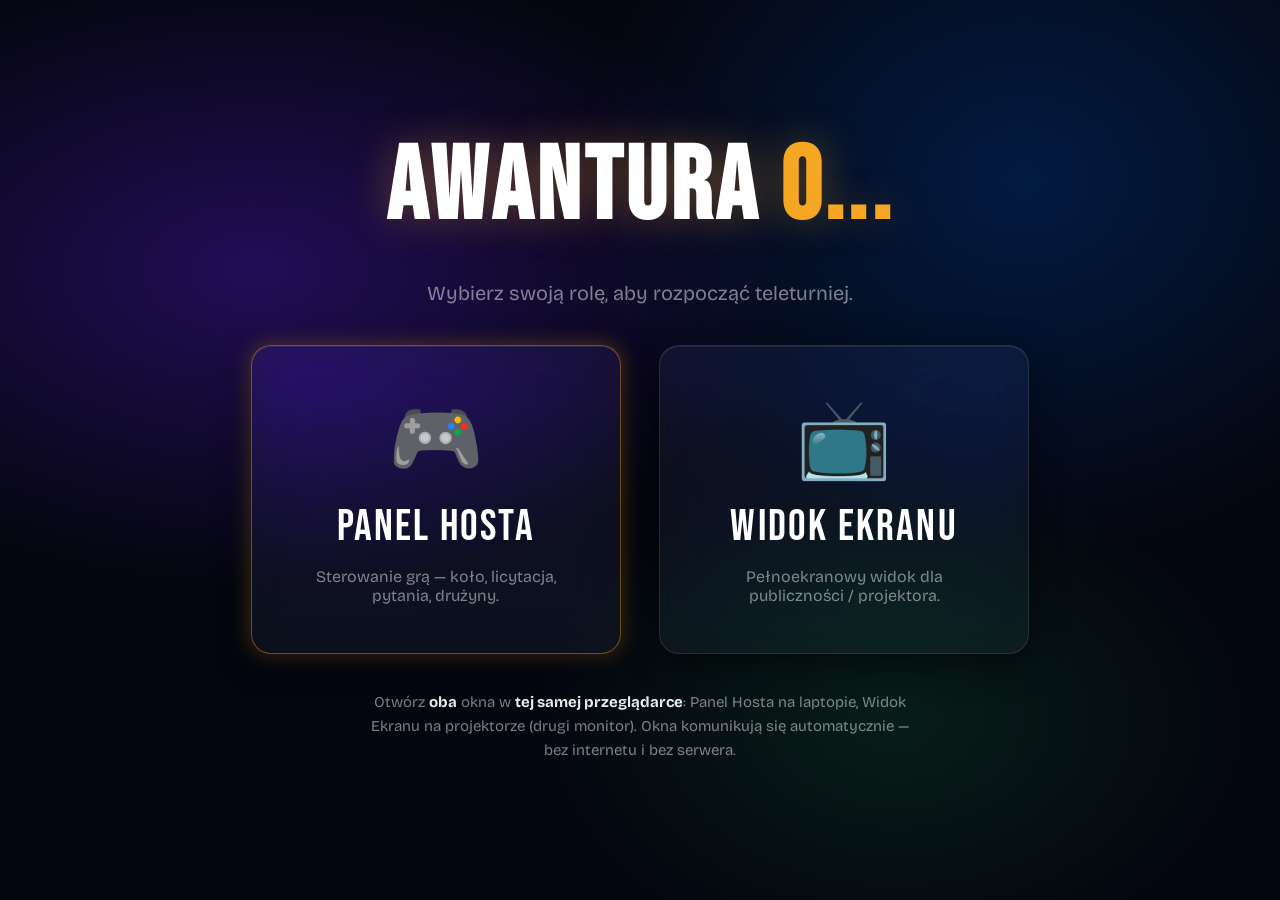
<file: index.html>
<!doctype html>
<html lang="pl">
<head>
<meta charset="utf-8">
<meta name="viewport" content="width=device-width, initial-scale=1">
<title>Awantura o... — Start</title>
<link rel="stylesheet" href="./css/design-system.css">
<style>
  body { display: flex; align-items: center; justify-content: center; text-align: center; }
  .start { display: flex; flex-direction: column; align-items: center; gap: clamp(24px, 4vh, 48px); padding: 5vh 4vw; max-width: 1100px; }
  .start .title { color: var(--text-hero); text-shadow: 0 0 40px var(--gold-glow); }
  .start .title .o { color: var(--gold); }
  .start .sub { color: var(--text-muted); max-width: 540px; }
  .roles { display: flex; gap: clamp(18px, 3vw, 40px); flex-wrap: wrap; justify-content: center; }
  .role {
    display: flex; flex-direction: column; align-items: center; gap: 14px;
    padding: clamp(28px, 4vw, 48px) clamp(32px, 5vw, 64px); cursor: pointer;
    transition: transform 0.25s, box-shadow 0.25s, background 0.25s; text-decoration: none;
    min-width: 280px;
  }
  .role:hover { transform: translateY(-6px); background: var(--glass-bg-hover); }
  .role .icon { font-size: clamp(48px, 6vw, 80px); }
  .role .name { font-family: var(--font-display); font-size: clamp(28px, 3.5vw, 44px); letter-spacing: 0.05em; color: var(--text-hero); }
  .role .desc { color: var(--text-muted); font-size: clamp(13px, 1.4vw, 16px); max-width: 240px; }
  .hint { color: var(--text-muted); font-size: clamp(12px, 1.3vw, 15px); max-width: 560px; line-height: 1.6; }
  .hint strong { color: var(--text-primary); }
</style>
</head>
<body>
  <div class="start">
    <h1 class="title t-hero">AWANTURA <span class="o">O...</span></h1>
    <p class="sub t-body">Wybierz swoją rolę, aby rozpocząć teleturniej.</p>

    <div class="roles">
      <a class="role glass glass-gold" id="btn-host" href="./host.html">
        <span class="icon">🎮</span>
        <span class="name">Panel Hosta</span>
        <span class="desc">Sterowanie grą — koło, licytacja, pytania, drużyny.</span>
      </a>
      <a class="role glass" id="btn-display" href="./display.html">
        <span class="icon">📺</span>
        <span class="name">Widok Ekranu</span>
        <span class="desc">Pełnoekranowy widok dla publiczności / projektora.</span>
      </a>
    </div>

    <p class="hint">
      Otwórz <strong>oba</strong> okna w <strong>tej samej przeglądarce</strong>:
      Panel Hosta na laptopie, Widok Ekranu na projektorze (drugi monitor).
      Okna komunikują się automatycznie — bez internetu i bez serwera.
    </p>
  </div>

  <script>
    // Otwórz w nowych oknach (wygodne dla układu dwuekranowego).
    document.getElementById('btn-host').addEventListener('click', (e) => {
      e.preventDefault();
      window.open('./host.html', 'awantura-host', 'width=1400,height=900');
    });
    document.getElementById('btn-display').addEventListener('click', (e) => {
      e.preventDefault();
      window.open('./display.html', 'awantura-display');
    });
  </script>
</body>
</html>
</file>
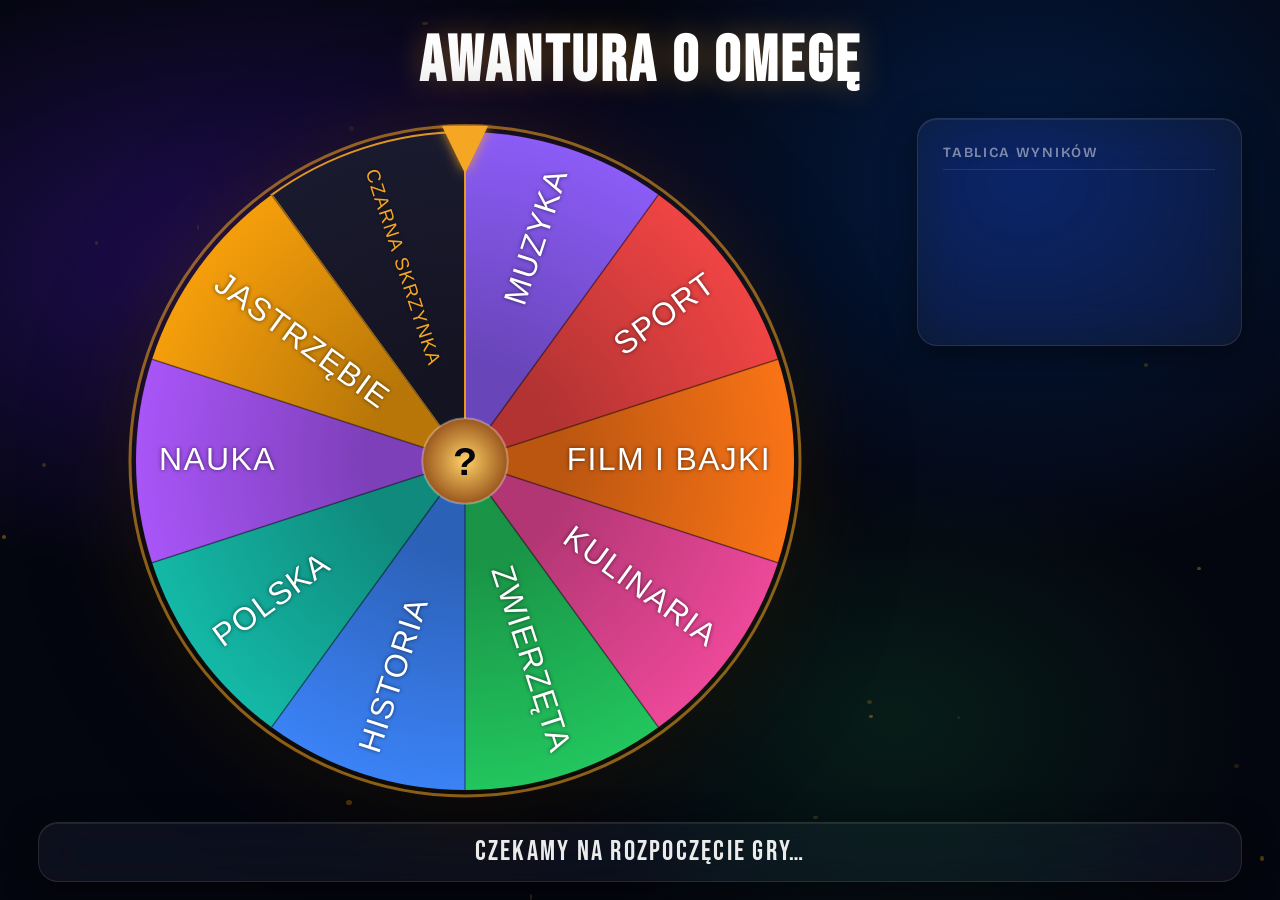
<file: display.html>
<!doctype html>
<html lang="pl">
<head>
<meta charset="utf-8">
<meta name="viewport" content="width=device-width, initial-scale=1">
<title>Awantura o... — Ekran</title>
<link rel="stylesheet" href="./css/design-system.css">
<link rel="stylesheet" href="./css/display.css">
</head>
<body>
  <div class="bg-particles" id="particles"></div>

  <main class="stage" id="stage">
    <h1 class="title t-display" id="gameTitle">Awantura o Omegę</h1>

    <div class="main-grid">
      <section class="wheel-col">
        <div class="wheel-stage">
          <canvas id="wheel"></canvas>
        </div>
      </section>

      <section class="board-col glass">
        <div class="t-label board-head">Tablica wyników</div>
        <div class="teams" id="teams"></div>
        <div class="pool glass-gold" id="pool">
          <span class="t-label">Pula pytania</span>
          <span class="t-score pool-val" id="poolVal">0</span>
        </div>
      </section>
    </div>

    <div class="status-bar glass" id="statusBar">Czekamy na rozpoczęcie gry…</div>
  </main>

  <!-- OVERLAY: PYTANIE / ODPOWIEDŹ -->
  <div class="q-overlay" id="qOverlay">
    <div class="q-inner">
      <div class="t-category q-cat" id="qCat">Kategoria</div>
      <div class="t-question q-text" id="qText">Pytanie…</div>

      <div class="timer-wrap" id="timerWrap">
        <svg class="timer-ring" viewBox="0 0 200 200" width="220" height="220">
          <circle class="timer-track" cx="100" cy="100" r="90"></circle>
          <circle class="timer-prog" id="timerProg" cx="100" cy="100" r="90"></circle>
        </svg>
        <div class="t-timer timer-num" id="timerNum">60</div>
      </div>

      <div class="answer-box" id="answerBox">
        <div class="t-label">Odpowiedź</div>
        <div class="t-answer" id="answerTxt"></div>
      </div>
    </div>
  </div>

  <!-- OVERLAY: CZARNA SKRZYNKA -->
  <div class="blackbox" id="blackbox">
    <div class="bb-particles" id="bbParticles"></div>
    <div class="bb-frame glass-gold">
      <div class="bb-spark">✦</div>
      <div class="t-display bb-title" id="bbTitle"></div>
      <div class="bb-q">?</div>
      <div class="t-body bb-sub">CO KRYJE SIĘ W ŚRODKU?</div>
    </div>
  </div>

  <script type="module" src="./js/display.js"></script>
</body>
</html>
</file>
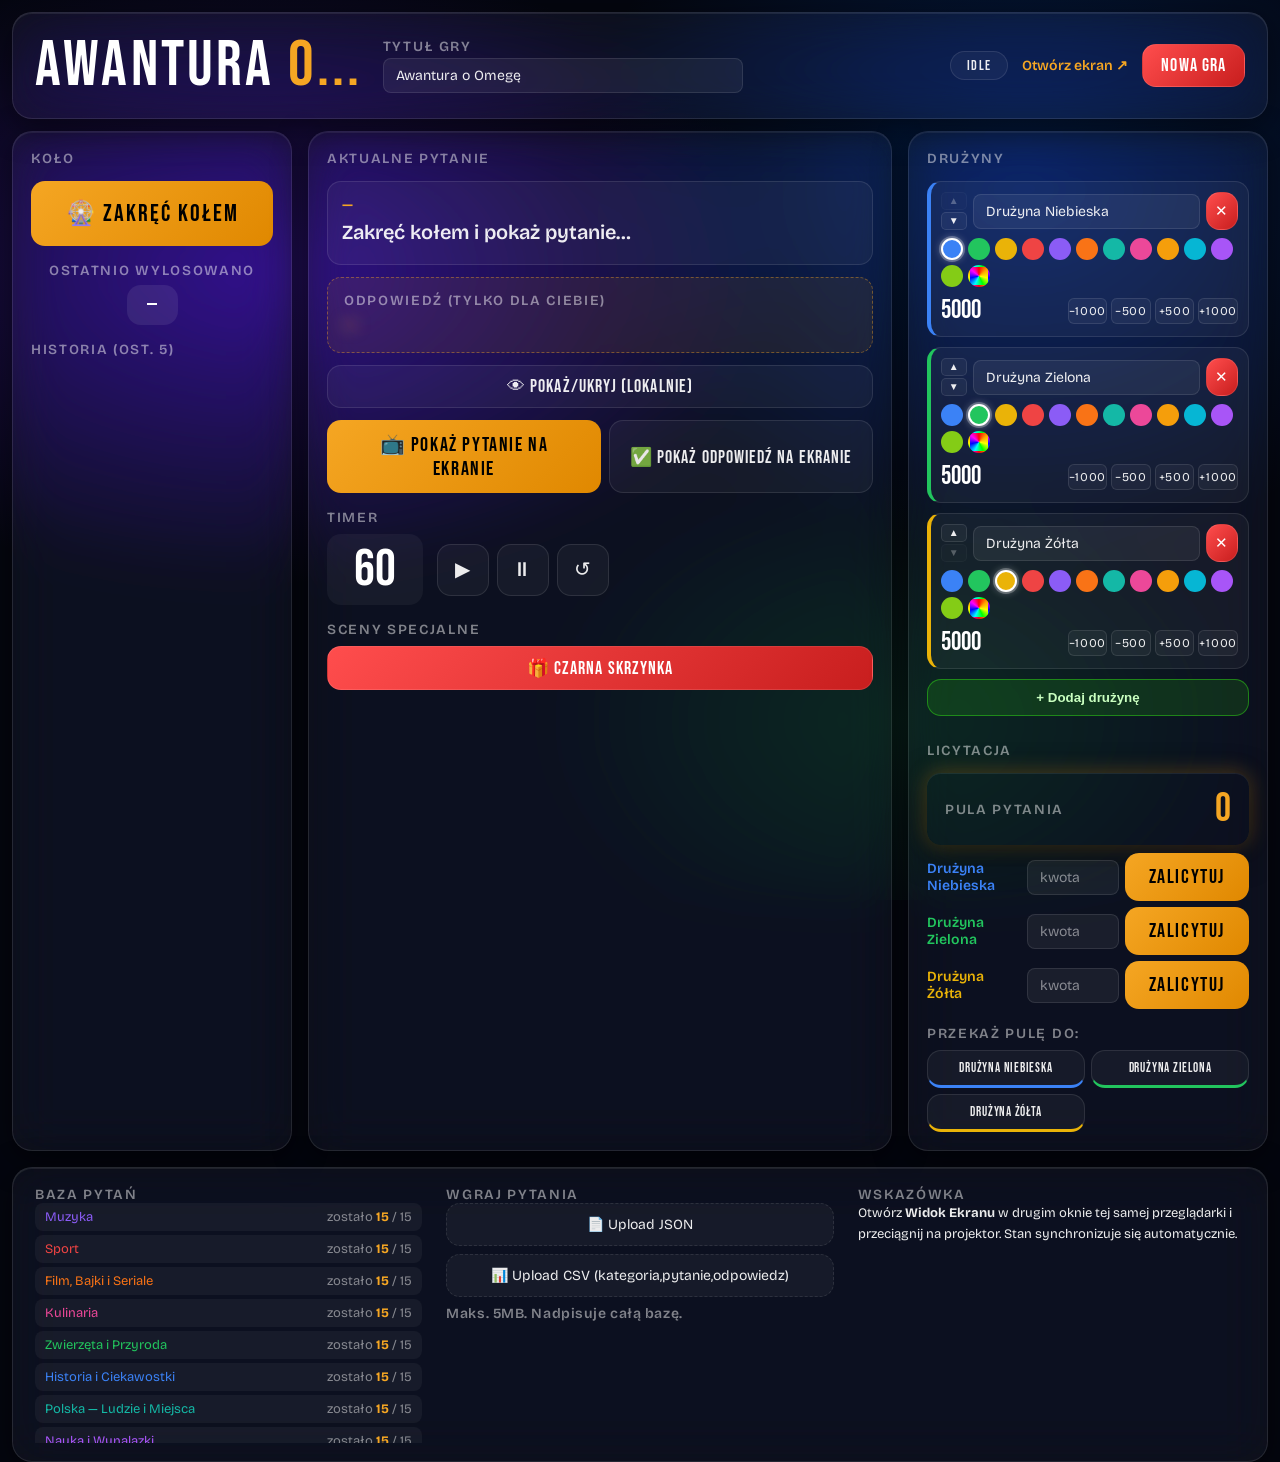
<file: host.html>
<!doctype html>
<html lang="pl">
<head>
<meta charset="utf-8">
<meta name="viewport" content="width=device-width, initial-scale=1">
<title>Awantura o... — Panel Hosta</title>
<link rel="stylesheet" href="./css/design-system.css">
<link rel="stylesheet" href="./css/host.css">
</head>
<body>
  <header class="topbar glass">
    <div class="brand t-display">Awantura <span class="o">o...</span></div>
    <div class="title-edit">
      <label class="t-label">Tytuł gry</label>
      <input class="host-input" id="titleInput" type="text" maxlength="80" value="Awantura o Omegę">
    </div>
    <div class="topbar-right">
      <span class="phase-chip" id="phaseChip">idle</span>
      <a class="link" href="./display.html" target="_blank" rel="noopener">Otwórz ekran ↗</a>
      <button class="btn-ghost btn-danger" id="btnNewGame">Nowa gra</button>
    </div>
  </header>

  <main class="host-grid">
    <!-- KOŁO -->
    <section class="panel glass">
      <h2 class="t-label">Koło</h2>
      <button class="btn-primary spin-btn" id="btnSpin">🎡 Zakręć kołem</button>
      <div class="spun-result">
        <span class="t-label">Ostatnio wylosowano</span>
        <div class="spun-chip" id="spunChip">—</div>
      </div>
      <h3 class="t-label">Historia (ost. 5)</h3>
      <ul class="history" id="history"></ul>
    </section>

    <!-- PYTANIE -->
    <section class="panel glass">
      <h2 class="t-label">Aktualne pytanie</h2>
      <div class="q-box">
        <div class="t-label q-cat" id="qCatHost">—</div>
        <div class="q-text" id="qTextHost">Zakręć kołem i pokaż pytanie…</div>
      </div>
      <div class="answer-host blurred" id="answerHost">
        <span class="t-label">Odpowiedź (tylko dla Ciebie)</span>
        <div class="answer-val" id="answerHostVal">—</div>
      </div>
      <div class="btn-row">
        <button class="btn-ghost" id="btnToggleAnswer">👁 Pokaż/ukryj (lokalnie)</button>
      </div>
      <div class="btn-row">
        <button class="btn-primary" id="btnShowQuestion">📺 Pokaż pytanie na ekranie</button>
        <button class="btn-ghost" id="btnShowAnswer">✅ Pokaż odpowiedź na ekranie</button>
      </div>

      <h3 class="t-label">Timer</h3>
      <div class="timer-box">
        <div class="timer-display" id="timerDisplay">60</div>
        <div class="timer-controls">
          <button class="btn-ghost" id="btnTimerStart" title="Start">▶</button>
          <button class="btn-ghost" id="btnTimerPause" title="Pauza">⏸</button>
          <button class="btn-ghost" id="btnTimerReset" title="Reset">↺</button>
        </div>
      </div>

      <h3 class="t-label">Sceny specjalne</h3>
      <button class="btn-ghost btn-danger wide" id="btnBlackbox">🎁 Czarna Skrzynka</button>
    </section>

    <!-- DRUŻYNY + LICYTACJA -->
    <section class="panel glass">
      <h2 class="t-label">Drużyny</h2>
      <div id="teamConfig"></div>
      <button class="add-team-btn" id="addTeamBtn">+ Dodaj drużynę</button>
      <div class="add-team-form" id="addTeamForm">
        <div class="row">
          <input class="host-input" id="addTeamName" type="text" maxlength="40" placeholder="Nazwa nowej drużyny">
          <button class="btn-primary" id="addTeamConfirm">Dodaj</button>
        </div>
        <div class="swatches" id="addTeamSwatches"></div>
      </div>

      <h2 class="t-label" style="margin-top:18px">Licytacja</h2>
      <div class="pool-box glass-gold">
        <span class="t-label">Pula pytania</span>
        <span class="pool-val" id="poolVal">0</span>
      </div>
      <div id="bidRows"></div>
      <h3 class="t-label">Przekaż pulę do:</h3>
      <div class="award-grid" id="awardGrid"></div>
    </section>
  </main>

  <!-- ZARZĄDZANIE -->
  <section class="bottom glass">
    <div class="bottom-col">
      <h2 class="t-label">Baza pytań</h2>
      <ul class="cat-list" id="catList"></ul>
    </div>
    <div class="bottom-col">
      <h2 class="t-label">Wgraj pytania</h2>
      <label class="upload-label" for="uploadJson">📄 Upload JSON
        <input type="file" id="uploadJson" accept=".json" hidden></label>
      <label class="upload-label" for="uploadCsv">📊 Upload CSV (kategoria,pytanie,odpowiedz)
        <input type="file" id="uploadCsv" accept=".csv" hidden></label>
      <p class="t-label" style="margin-top:8px;letter-spacing:.04em;text-transform:none">Maks. 5MB. Nadpisuje całą bazę.</p>
    </div>
    <div class="bottom-col">
      <h2 class="t-label">Wskazówka</h2>
      <p class="t-body" style="font-size:13px">Otwórz <strong>Widok Ekranu</strong> w drugim oknie tej samej przeglądarki i przeciągnij na projektor. Stan synchronizuje się automatycznie.</p>
    </div>
  </section>

  <div class="toast-wrap" id="toasts"></div>

  <script type="module" src="./js/host.js"></script>
</body>
</html>
</file>
<file: css/design-system.css>
/* ============================================================
   AWANTURA O... — Static Edition | DESIGN SYSTEM
   Dark glassmorphism + ambient light (2026)
   ============================================================ */

@import url('https://fonts.googleapis.com/css2?family=Bebas+Neue&family=Bricolage+Grotesque:wght@400;600&display=swap');

:root {
  /* === VOID BACKGROUND === */
  --bg-void: #04060F;

  /* === AMBIENT ORBS (gradient blobs w tle) === */
  --orb-purple: radial-gradient(ellipse 60% 50% at 20% 30%, rgba(88,28,220,0.35) 0%, transparent 70%);
  --orb-blue:   radial-gradient(ellipse 50% 60% at 80% 20%, rgba(0,80,200,0.28) 0%, transparent 70%);
  --orb-green:  radial-gradient(ellipse 40% 40% at 70% 80%, rgba(20,120,60,0.20) 0%, transparent 70%);

  /* === GLASS SURFACES === */
  --glass-bg:        rgba(255,255,255,0.045);
  --glass-bg-hover:  rgba(255,255,255,0.075);
  --glass-border:    rgba(255,255,255,0.10);
  --glass-border-hi: rgba(255,255,255,0.22);
  --glass-blur:      blur(24px) saturate(180%);
  --glass-shadow:    0 8px 32px rgba(0,0,0,0.5), inset 0 1px 0 rgba(255,255,255,0.08);

  /* === GOLD ACCENT === */
  --gold:        #F5A623;
  --gold-light:  #FFD166;
  --gold-glow:   rgba(245,166,35,0.35);
  --gold-border: rgba(245,166,35,0.4);

  /* === NEON ACCENTS === */
  --neon-blue:  #00D4FF;
  --neon-pink:  #FF3CAC;
  --neon-green: #39FF14;
  --danger:     #FF4D4D;

  /* === TEXT === */
  --text-hero:    #FFFFFF;
  --text-primary: rgba(255,255,255,0.92);
  --text-muted:   rgba(255,255,255,0.48);
  --text-gold:    var(--gold);

  /* === TYPOGRAPHY === */
  --font-display: 'Bebas Neue', sans-serif;
  --font-ui:      'Bricolage Grotesque', sans-serif;

  /* === SEGMENT COLORS (koło) === */
  --seg-muzyka:     #8B5CF6;
  --seg-sport:      #EF4444;
  --seg-film:       #F97316;
  --seg-kulinaria:  #EC4899;
  --seg-zwierzeta:  #22C55E;
  --seg-historia:   #3B82F6;
  --seg-polska:     #14B8A6;
  --seg-nauka:      #A855F7;
  --seg-jastrzebie: #F59E0B;
  --seg-czarna:     #1A1A2E;

  /* === SPACING === */
  --r-sm: 8px;
  --r-md: 14px;
  --r-lg: 20px;
  --r-xl: 28px;
}

/* === RESET === */
*, *::before, *::after { margin: 0; padding: 0; box-sizing: border-box; }
html, body { width: 100%; height: 100%; }

body {
  background-color: var(--bg-void);
  background-image: var(--orb-purple), var(--orb-blue), var(--orb-green);
  background-attachment: fixed;
  min-height: 100vh;
  color: var(--text-primary);
  font-family: var(--font-ui);
  overflow: hidden;
}

/* === GLASS UTILS === */
.glass {
  background: var(--glass-bg);
  backdrop-filter: var(--glass-blur);
  -webkit-backdrop-filter: var(--glass-blur);
  border: 1px solid var(--glass-border);
  border-radius: var(--r-lg);
  box-shadow: var(--glass-shadow);
}
.glass-gold {
  border-color: var(--gold-border);
  box-shadow: var(--glass-shadow), 0 0 20px var(--gold-glow);
}

/* === TYPOGRAPHY SCALE === */
.t-hero     { font-family: var(--font-display); font-size: clamp(48px, 8vw, 120px); letter-spacing: 0.04em; color: var(--text-hero); line-height: 1; }
.t-display  { font-family: var(--font-display); font-size: clamp(32px, 5vw, 72px);  letter-spacing: 0.05em; }
.t-category { font-family: var(--font-display); font-size: clamp(22px, 3vw, 48px);  letter-spacing: 0.06em; color: var(--gold); }
.t-score    { font-family: var(--font-display); font-size: clamp(36px, 5.5vw, 88px); letter-spacing: 0.02em; }
.t-timer    { font-family: var(--font-display); font-size: clamp(80px, 12vw, 160px); line-height: 1; }

.t-body     { font-family: var(--font-ui); font-size: clamp(14px, 1.6vw, 20px); color: var(--text-primary); line-height: 1.6; }
.t-question { font-family: var(--font-ui); font-size: clamp(24px, 3.5vw, 52px); font-weight: 600; color: var(--text-hero); line-height: 1.25; }
.t-answer   { font-family: var(--font-display); font-size: clamp(28px, 4vw, 60px); color: var(--gold); letter-spacing: 0.04em; }
.t-label    { font-family: var(--font-ui); font-size: clamp(11px, 1.2vw, 14px); font-weight: 600; letter-spacing: 0.12em; text-transform: uppercase; color: var(--text-muted); }

/* === BUTTONS === */
.btn-primary {
  background: linear-gradient(135deg, var(--gold), #E08800);
  color: #000;
  font-family: var(--font-display);
  font-size: clamp(14px, 1.8vw, 20px);
  letter-spacing: 0.08em;
  border: none;
  border-radius: var(--r-md);
  padding: 12px 24px;
  cursor: pointer;
  transition: transform 0.15s, box-shadow 0.15s, opacity 0.15s;
}
.btn-primary:hover { transform: translateY(-2px); box-shadow: 0 8px 24px var(--gold-glow); }
.btn-primary:active { transform: translateY(0); }
.btn-primary:disabled { opacity: 0.35; cursor: not-allowed; transform: none; box-shadow: none; }

.btn-ghost {
  background: var(--glass-bg);
  border: 1px solid var(--glass-border);
  color: var(--text-primary);
  font-family: var(--font-display);
  font-size: clamp(13px, 1.5vw, 18px);
  letter-spacing: 0.06em;
  border-radius: var(--r-md);
  padding: 10px 18px;
  cursor: pointer;
  transition: transform 0.15s, background 0.15s, border-color 0.15s;
}
.btn-ghost:hover { background: var(--glass-bg-hover); border-color: var(--glass-border-hi); }
.btn-ghost:active { transform: translateY(1px); }
.btn-ghost:disabled { opacity: 0.3; cursor: not-allowed; }

.btn-danger { background: linear-gradient(135deg, #FF4D4D, #C81E1E); color: #fff; }

/* === INPUTS === */
.host-input {
  background: rgba(255,255,255,0.06);
  border: 1px solid var(--glass-border);
  border-radius: var(--r-sm);
  color: var(--text-primary);
  font-family: var(--font-ui);
  font-size: 14px;
  padding: 8px 12px;
  transition: border-color 0.2s;
}
.host-input:focus { border-color: var(--gold-border); outline: none; }
.host-input::placeholder { color: var(--text-muted); }

/* === SCROLLBARS === */
::-webkit-scrollbar { width: 8px; height: 8px; }
::-webkit-scrollbar-track { background: transparent; }
::-webkit-scrollbar-thumb { background: rgba(255,255,255,0.12); border-radius: 4px; }
::-webkit-scrollbar-thumb:hover { background: rgba(255,255,255,0.22); }

/* === TOASTS (host) === */
.toast-wrap { position: fixed; bottom: 24px; left: 50%; transform: translateX(-50%); z-index: 1000; display: flex; flex-direction: column; gap: 10px; align-items: center; pointer-events: none; }
.toast {
  pointer-events: auto;
  padding: 12px 24px; border-radius: var(--r-md); font-family: var(--font-ui); font-weight: 600; font-size: 14px;
  background: var(--glass-bg); backdrop-filter: var(--glass-blur); -webkit-backdrop-filter: var(--glass-blur);
  border: 1px solid var(--glass-border); box-shadow: var(--glass-shadow);
  opacity: 0; transform: translateY(12px); transition: opacity 0.3s, transform 0.3s;
}
.toast.visible { opacity: 1; transform: translateY(0); }
.toast-success { border-color: rgba(57,255,20,0.4); }
.toast-error { border-color: rgba(255,77,77,0.5); color: #ffd5d5; }
</file>
<file: css/display.css>
/* ============================================================
   DISPLAY — widok projektora (Static Edition)
   ============================================================ */

body { cursor: none; }

/* === AMBIENT PARTICLES === */
.bg-particles { position: fixed; inset: 0; pointer-events: none; z-index: 0; }
.particle {
  position: fixed; border-radius: 50%; background: var(--gold);
  pointer-events: none; animation: particle-float linear infinite;
}
@keyframes particle-float {
  0%   { transform: translateY(0) scale(1); }
  50%  { transform: translateY(-40px) scale(1.5); }
  100% { transform: translateY(-80px) scale(0.5); opacity: 0; }
}

/* === STAGE === */
.stage {
  position: relative; z-index: 1;
  width: 100vw; height: 100vh;
  display: flex; flex-direction: column;
  padding: 2.5vh 3vw 2vh;
  gap: 2vh;
  transition: opacity 0.25s, transform 0.25s;
}
.stage.phase-out { opacity: 0; transform: scale(0.97); }

.title {
  text-align: center; color: var(--text-hero);
  text-shadow: 0 0 30px var(--gold-glow); flex-shrink: 0;
}

.main-grid {
  flex: 1; min-height: 0;
  display: grid; grid-template-columns: minmax(0, 1fr) clamp(300px, 27%, 430px);
  gap: 2vw; align-items: stretch;
}

/* === KOŁO === */
.wheel-col { display: flex; align-items: center; justify-content: center; height: 100%; min-height: 0; }
.wheel-stage { position: relative; display: flex; align-items: center; justify-content: center; }
#wheel { display: block; filter: drop-shadow(0 14px 50px rgba(0,0,0,0.65)) drop-shadow(0 0 24px rgba(245,166,35,0.12)); }

/* === TABLICA WYNIKÓW === */
.board-col {
  display: flex; flex-direction: column; gap: 1.4vh;
  padding: clamp(16px, 2vw, 28px); height: fit-content; max-height: 88vh;
}
.board-head { border-bottom: 1px solid var(--glass-border); padding-bottom: 8px; }
.teams { display: grid; grid-template-columns: 1fr; gap: 10px; overflow-y: auto; }

.team-card {
  position: relative; display: flex; align-items: center; gap: 16px;
  padding: clamp(10px, 1.4vw, 18px) clamp(14px, 1.6vw, 22px);
  border-radius: var(--r-md); overflow: hidden;
  background: var(--glass-bg); border: 1px solid var(--glass-border);
  border-left-width: 4px; transition: box-shadow 0.4s;
}
.team-card .info { flex: 1; min-width: 0; }
.team-card .team-name {
  font-family: var(--font-display); letter-spacing: 0.04em;
  white-space: nowrap; overflow: hidden; text-overflow: ellipsis; line-height: 1.1;
}
.team-card .team-balance { font-family: var(--font-display); line-height: 1; }
.team-card .balance-track { margin-top: 7px; height: 6px; border-radius: 4px; background: rgba(255,255,255,0.08); overflow: hidden; }
.team-card .balance-bar { height: 100%; border-radius: 4px; transition: width 0.8s cubic-bezier(0.22,1,0.36,1); }
.team-card.leader { box-shadow: 0 0 0 1px var(--gold-border), 0 0 26px var(--gold-glow); }
.team-card.leader::after {
  content: '★'; position: absolute; top: 6px; right: 12px; color: var(--gold);
  font-size: 18px; filter: drop-shadow(0 0 6px var(--gold-glow));
}

/* === PULA === */
.pool {
  display: flex; align-items: center; justify-content: space-between;
  padding: clamp(12px, 1.6vw, 20px) clamp(16px, 1.8vw, 24px); border-radius: var(--r-md);
  opacity: 0; transform: translateY(10px); transition: opacity 0.4s, transform 0.4s;
}
.pool.show { opacity: 1; transform: translateY(0); }
.pool .pool-val { color: var(--gold); }

/* === STATUS BAR === */
.status-bar {
  flex-shrink: 0; text-align: center; padding: clamp(10px, 1.4vh, 18px);
  font-family: var(--font-display); letter-spacing: 0.08em; font-size: clamp(18px, 2.2vw, 30px);
  color: var(--text-primary);
}
.status-bar .cat-chip {
  display: inline-block; padding: 2px 16px; border-radius: 999px; margin-left: 10px;
  color: #fff; font-size: 0.9em; box-shadow: 0 0 18px rgba(0,0,0,0.4);
}

/* === OVERLAY PYTANIE === */
.q-overlay {
  position: fixed; inset: 0; z-index: 30; display: none;
  align-items: center; justify-content: center; padding: 5vh 5vw;
  background: radial-gradient(ellipse at 50% 40%, rgba(8,12,28,0.9), rgba(4,6,15,0.97));
  backdrop-filter: blur(6px); -webkit-backdrop-filter: blur(6px);
}
.q-overlay.show { display: flex; clip-path: inset(0 0 0 0); animation: curtainUp 0.6s cubic-bezier(0.16,1,0.3,1); }
@keyframes curtainUp { from { clip-path: inset(100% 0 0 0); } to { clip-path: inset(0 0 0 0); } }
.q-inner { display: flex; flex-direction: column; align-items: center; gap: clamp(20px, 3vh, 40px); text-align: center; max-width: 1500px; }
.q-cat { text-align: center; }
.q-text { max-width: 80vw; animation: qFade 0.7s ease; }
@keyframes qFade { from { opacity: 0; filter: blur(4px); } to { opacity: 1; filter: blur(0); } }

/* === TIMER === */
.timer-wrap { position: relative; display: flex; align-items: center; justify-content: center; }
.timer-wrap.hidden { display: none; }
.timer-ring { transform: rotate(-90deg); }
.timer-ring circle { fill: none; stroke-width: 12; }
.timer-track { stroke: rgba(255,255,255,0.08); }
.timer-prog { stroke: var(--neon-green); stroke-linecap: round; transition: stroke-dashoffset 1s linear, stroke 0.4s; }
.timer-num { position: absolute; color: var(--text-hero); }

/* === ODPOWIEDŹ === */
.answer-box { display: none; flex-direction: column; align-items: center; gap: 6px; }
.answer-box.show { display: flex; animation: answerUp 0.5s cubic-bezier(0.18,0.89,0.32,1.1); }
@keyframes answerUp { from { opacity: 0; transform: translateY(30px); } to { opacity: 1; transform: translateY(0); } }
.answer-box .t-answer { text-shadow: 0 0 24px var(--gold-glow); }

/* === CZARNA SKRZYNKA === */
.blackbox {
  position: fixed; inset: 0; z-index: 50; display: none;
  align-items: center; justify-content: center; overflow: hidden;
  background: radial-gradient(ellipse at 50% 50%, #15102b 0%, #02030a 80%);
}
.blackbox.show { display: flex; }
.bb-particles { position: absolute; inset: 0; pointer-events: none; }
.bb-particles .particle { position: absolute; }
.bb-frame {
  position: relative; z-index: 2; display: flex; flex-direction: column; align-items: center;
  gap: clamp(18px, 3vh, 34px); padding: clamp(40px, 6vh, 80px) clamp(48px, 8vw, 110px);
  border-radius: var(--r-xl); animation: bbFloat 3s ease-in-out infinite;
}
@keyframes bbFloat { 0%,100% { transform: translateY(0); } 50% { transform: translateY(-8px); } }
.bb-spark { font-size: clamp(28px, 4vw, 52px); color: var(--gold); filter: drop-shadow(0 0 14px var(--gold-glow)); }
.bb-title { color: var(--gold); letter-spacing: 0.12em; min-height: 1.1em; white-space: nowrap; text-shadow: 0 0 30px var(--gold-glow); }
.bb-q { font-family: var(--font-display); font-size: clamp(70px, 11vw, 150px); color: var(--gold-light); line-height: 1; animation: bbPulse 1.5s ease-in-out infinite; }
@keyframes bbPulse { 0%,100% { opacity: 0.55; text-shadow: 0 0 10px var(--gold-glow); transform: scale(1); } 50% { opacity: 1; text-shadow: 0 0 40px var(--gold-light); transform: scale(1.12); } }
.bb-sub { color: var(--text-muted); letter-spacing: 0.2em; text-transform: uppercase; }
</file>
<file: css/host.css>
/* ============================================================
   HOST — panel prowadzącego (Static Edition)
   ============================================================ */

body { overflow-y: auto; min-height: 100vh; }

/* === TOPBAR === */
.topbar {
  position: sticky; top: 0; z-index: 50;
  display: flex; align-items: center; gap: 20px; flex-wrap: wrap;
  margin: 12px; padding: 14px 22px; border-radius: var(--r-lg);
}
.brand { color: var(--text-hero); }
.brand .o { color: var(--gold); }
.title-edit { display: flex; flex-direction: column; gap: 3px; flex: 1; min-width: 240px; }
.title-edit .host-input { max-width: 360px; }
.topbar-right { display: flex; align-items: center; gap: 14px; }
.phase-chip { padding: 5px 16px; border-radius: 999px; background: var(--glass-bg); border: 1px solid var(--glass-border);
  font-family: var(--font-display); letter-spacing: 0.1em; text-transform: uppercase; font-size: 14px; }
.link { color: var(--gold); text-decoration: none; font-size: 14px; font-weight: 600; }
.link:hover { text-decoration: underline; }

/* === GRID === */
.host-grid {
  display: grid; grid-template-columns: 280px 1fr 360px; gap: 16px;
  padding: 0 12px 16px;
}
@media (max-width: 1100px) { .host-grid { grid-template-columns: 1fr 1fr; } }
@media (max-width: 740px)  { .host-grid { grid-template-columns: 1fr; } }

.panel { padding: 18px; }
.panel h2 { margin-bottom: 14px; }
.panel h3 { margin: 16px 0 8px; }

/* === KOŁO PANEL === */
.spin-btn { width: 100%; padding: 18px; font-size: clamp(18px, 2.4vw, 24px); }
.spun-result { text-align: center; margin-top: 16px; display: flex; flex-direction: column; gap: 6px; }
.spun-chip { display: inline-block; margin: 0 auto; padding: 8px 20px; border-radius: var(--r-md); color: #fff;
  font-family: var(--font-display); letter-spacing: 0.05em; font-size: 20px; background: rgba(255,255,255,0.08); }
.history { list-style: none; display: flex; flex-direction: column; gap: 5px; }
.history li { display: flex; align-items: center; gap: 8px; padding: 6px 10px; border-radius: var(--r-sm);
  background: var(--glass-bg); font-size: 13px; }
.history .swatch { width: 12px; height: 12px; border-radius: 3px; flex-shrink: 0; }

/* === PYTANIE PANEL === */
.q-box { background: var(--glass-bg); border: 1px solid var(--glass-border); border-radius: var(--r-md); padding: 14px; min-height: 84px; }
.q-box .q-cat { color: var(--gold); }
.q-box .q-text { font-family: var(--font-ui); font-weight: 600; font-size: 20px; margin-top: 6px; line-height: 1.3; }
.answer-host { margin-top: 12px; padding: 12px 16px; border-radius: var(--r-md); border: 1px dashed var(--gold-border); background: rgba(245,166,35,0.08); }
.answer-host .answer-val { font-family: var(--font-display); font-size: 24px; color: var(--gold); letter-spacing: 0.03em; margin-top: 2px; }
.answer-host.blurred .answer-val { filter: blur(8px); user-select: none; }
.btn-row { display: flex; gap: 8px; flex-wrap: wrap; margin-top: 12px; }
.btn-row .btn-primary, .btn-row .btn-ghost { flex: 1; min-width: 130px; text-align: center; }
.wide { width: 100%; }

/* === TIMER === */
.timer-box { display: flex; align-items: center; gap: 14px; }
.timer-display { font-family: var(--font-display); font-size: 52px; min-width: 96px; text-align: center;
  background: var(--glass-bg); border-radius: var(--r-md); padding: 4px 0; color: var(--text-hero); }
.timer-controls { display: flex; gap: 8px; }
.timer-controls button { width: 52px; height: 52px; font-size: 20px; padding: 0; }

/* === DRUŻYNY KONFIG === */
.cfg-team { background: var(--glass-bg); border: 1px solid var(--glass-border); border-left-width: 4px; border-radius: var(--r-md); padding: 10px; margin-bottom: 10px; }
.cfg-top { display: flex; align-items: center; gap: 6px; }
.cfg-top .host-input { flex: 1; }
.reorder { display: flex; flex-direction: column; gap: 2px; }
.reorder button { width: 26px; height: 18px; line-height: 1; font-size: 10px; padding: 0; border-radius: 5px; }
.btn-remove { width: 32px; height: 38px; font-size: 15px; padding: 0; }
.cfg-balance { display: flex; align-items: center; justify-content: space-between; margin-top: 8px; gap: 6px; }
.cfg-balance .bal { font-family: var(--font-display); font-size: 26px; color: var(--text-hero); }
.balance-controls { display: grid; grid-template-columns: repeat(4, 1fr); gap: 4px; }
.balance-controls button { padding: 5px 0; font-size: 12px; border-radius: 6px; font-family: var(--font-ui); }
.swatches { display: flex; flex-wrap: wrap; gap: 5px; margin-top: 8px; align-items: center; }
.swatch { width: 22px; height: 22px; border-radius: 50%; border: 2px solid transparent; cursor: pointer; padding: 0; }
.swatch.active { border-color: #fff; box-shadow: 0 0 0 2px rgba(255,255,255,0.25), 0 0 8px rgba(255,255,255,0.4); }
.swatch.custom { background: conic-gradient(red, orange, yellow, lime, cyan, blue, magenta, red); position: relative; overflow: hidden; }
.swatch.custom input { position: absolute; inset: 0; opacity: 0; cursor: pointer; }

.add-team-btn { width: 100%; padding: 10px; background: rgba(57,255,20,0.12); border: 1px solid rgba(57,255,20,0.4);
  color: #c9ffc0; border-radius: var(--r-md); cursor: pointer; font-weight: 600; margin-bottom: 8px; transition: background 0.15s; }
.add-team-btn:hover:not(:disabled) { background: rgba(57,255,20,0.2); }
.add-team-btn:disabled { opacity: 0.4; cursor: not-allowed; }
.add-team-form { display: none; flex-direction: column; gap: 8px; padding: 10px; margin-bottom: 8px;
  background: var(--glass-bg); border: 1px solid var(--glass-border); border-radius: var(--r-md); }
.add-team-form.open { display: flex; }
.add-team-form .row { display: flex; gap: 6px; }
.add-team-form .row .host-input { flex: 1; }

/* === LICYTACJA === */
.pool-box { display: flex; align-items: center; justify-content: space-between; padding: 12px 18px; border-radius: var(--r-md); margin: 8px 0; }
.pool-box .pool-val { font-family: var(--font-display); font-size: 40px; color: var(--gold); }
.bid-row { display: flex; align-items: center; gap: 6px; margin-bottom: 6px; }
.bid-row .bn { flex: 1; font-weight: 600; font-size: 14px; }
.bid-row .host-input { width: 92px; }
.award-grid { display: grid; grid-template-columns: 1fr 1fr; gap: 6px; }
.award-grid button { padding: 9px; font-size: 13px; }

/* === BOTTOM === */
.bottom { display: grid; grid-template-columns: 1fr 1fr 1fr; gap: 24px; margin: 0 12px 24px; padding: 18px 22px; }
@media (max-width: 900px) { .bottom { grid-template-columns: 1fr; } }
.cat-list { list-style: none; display: flex; flex-direction: column; gap: 4px; max-height: 240px; overflow-y: auto; }
.cat-list li { display: flex; justify-content: space-between; gap: 8px; padding: 6px 10px; border-radius: var(--r-sm); background: var(--glass-bg); font-size: 13px; }
.cat-list .count { color: var(--text-muted); }
.cat-list .count b { color: var(--gold); }
.upload-label { display: block; padding: 12px; text-align: center; cursor: pointer; margin-bottom: 8px; font-size: 14px;
  background: var(--glass-bg); border: 1px dashed var(--glass-border); border-radius: var(--r-md); transition: border-color 0.2s; }
.upload-label:hover { border-color: var(--gold-border); }
</file>
